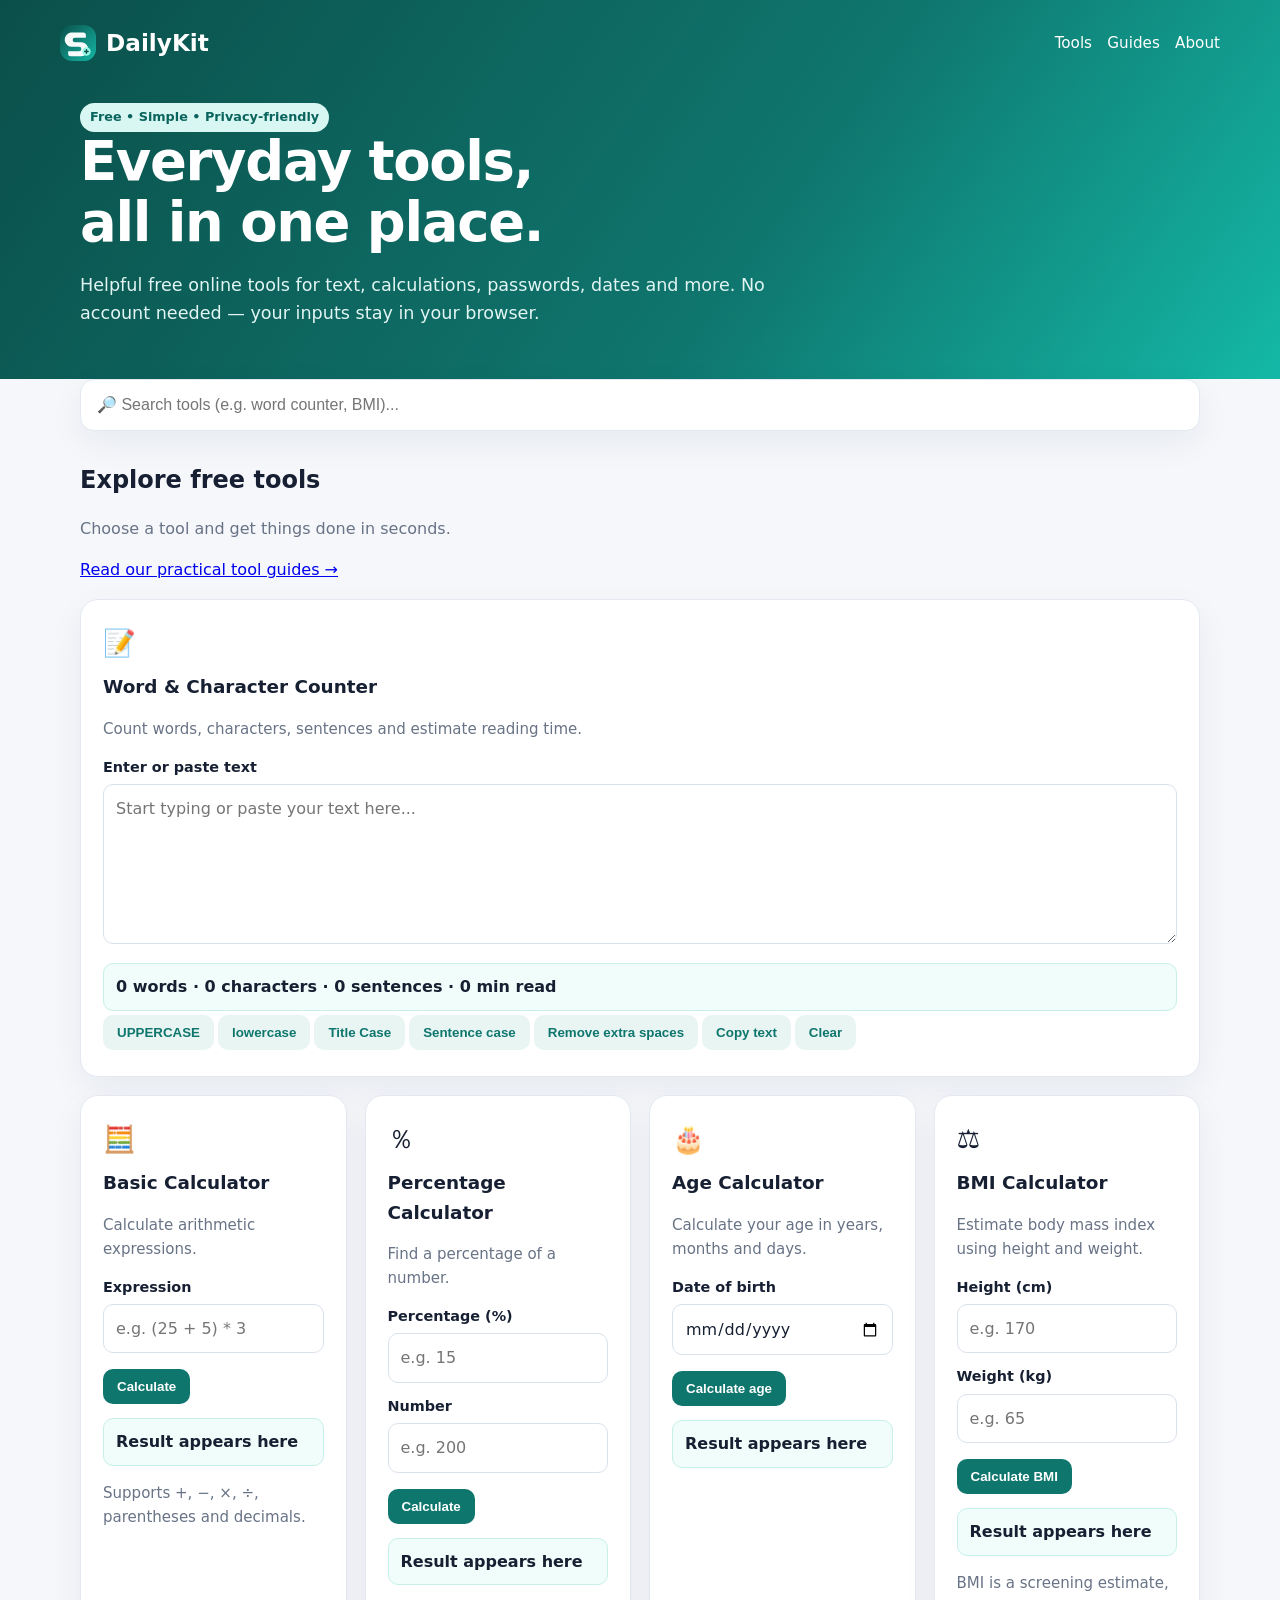
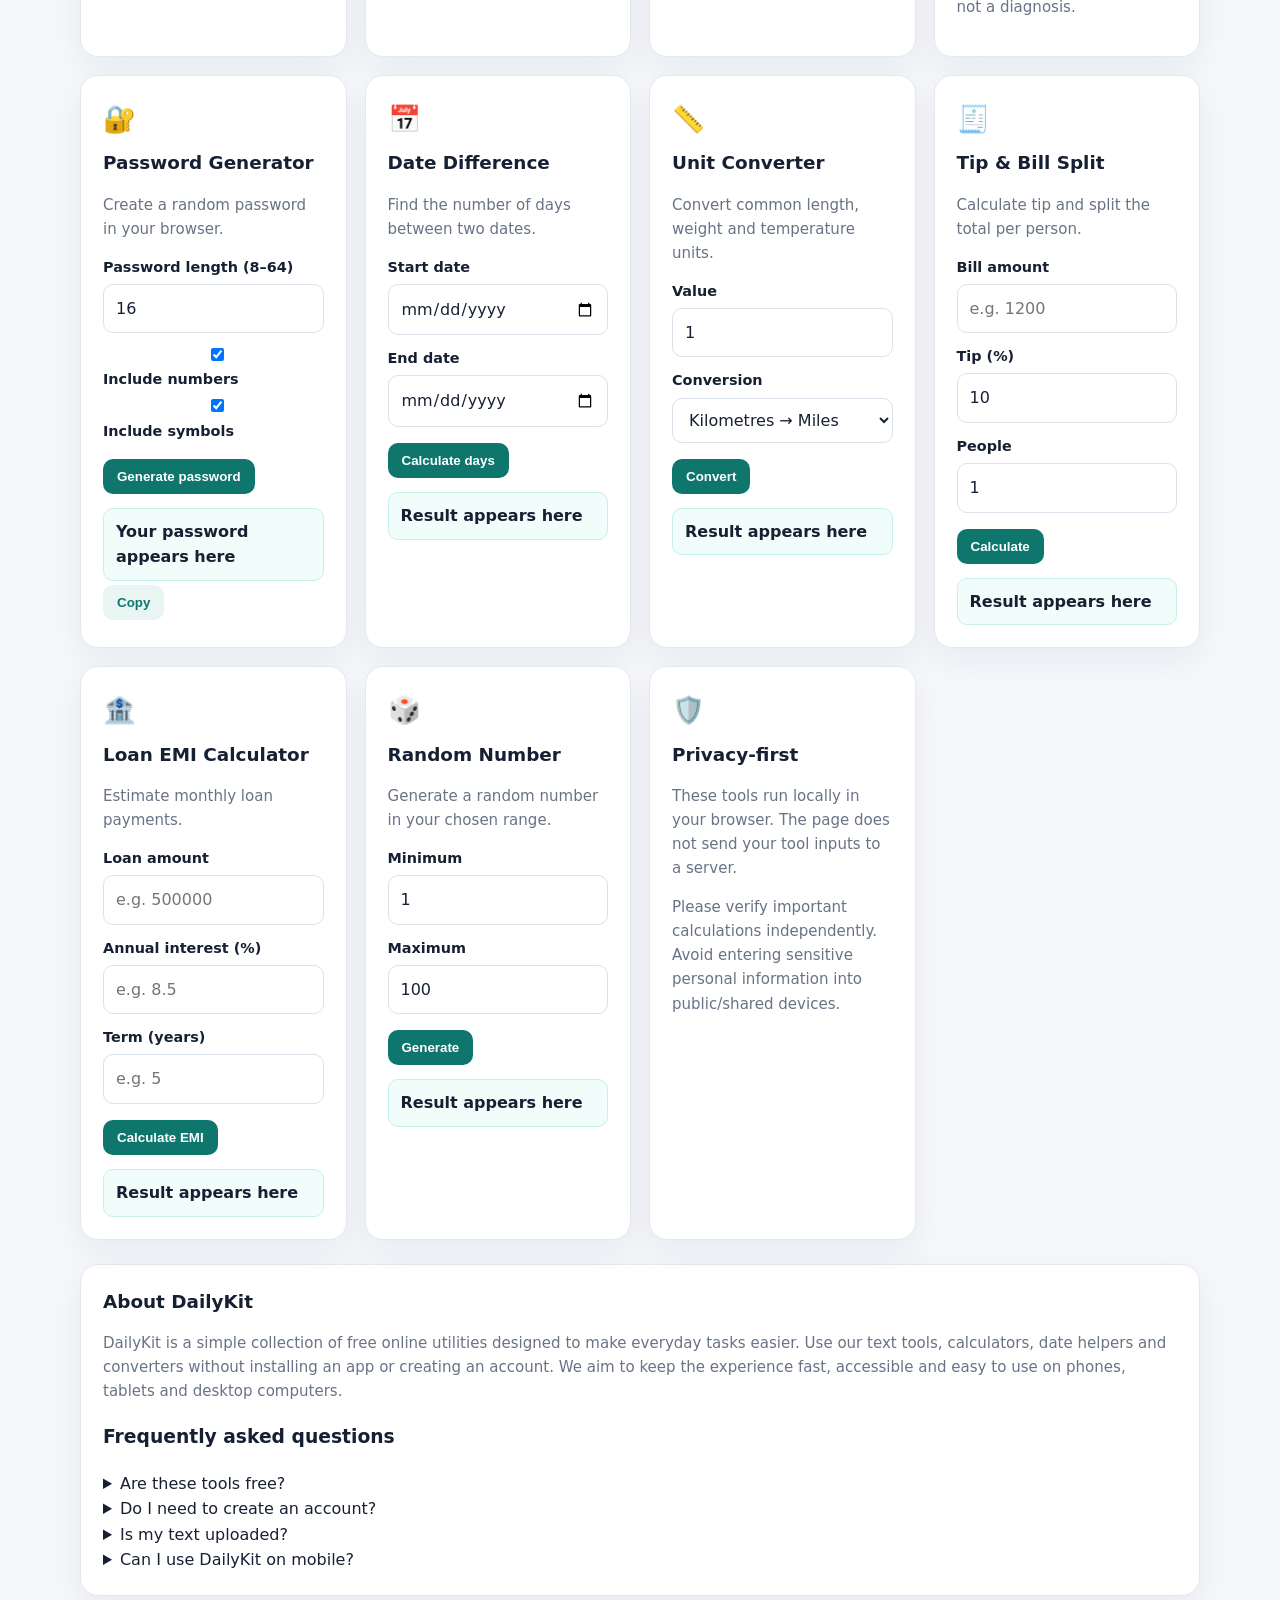
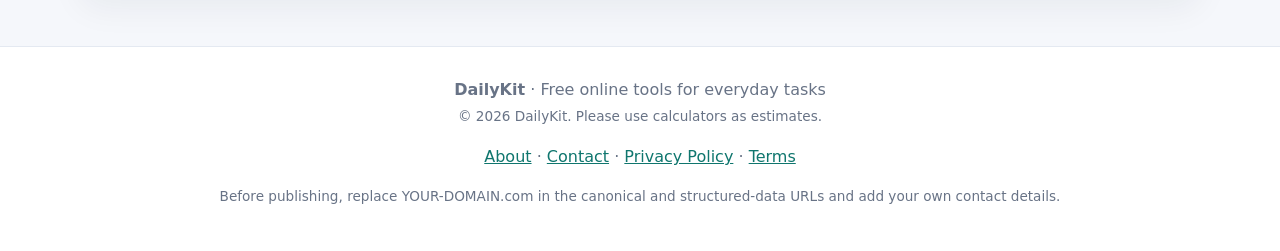
<file: index.html>
<!DOCTYPE html>
<html lang="en">
<head>
<meta charset="UTF-8">
<meta name="viewport" content="width=device-width, initial-scale=1">
<title>DailyKit — Free Online Tools for Everyday Tasks</title>
<meta name="description" content="Use free online tools for everyday tasks: text utilities, calculators, age calculator, BMI calculator, password generator, date calculator and unit conversion. Fast, private and easy.">
<meta name="keywords" content="free online tools, daily tools, text counter, word counter, age calculator, BMI calculator, password generator, percentage calculator, unit converter, date calculator">
<meta name="robots" content="index, follow">
<meta name="theme-color" content="#0f766e">
<link rel="canonical" href="https://YOUR-DOMAIN.com/">
<meta property="og:type" content="website"><meta property="og:title" content="DailyKit — Free Online Tools">
<meta property="og:description" content="Simple, fast and free online tools for daily tasks."><meta property="og:url" content="https://YOUR-DOMAIN.com/">
<meta property="og:site_name" content="DailyKit">
<script type="application/ld+json">
{"@context":"https://schema.org","@type":"WebSite","name":"DailyKit","url":"https://YOUR-DOMAIN.com/","description":"Free online tools for everyday tasks"}
</script>
<style>
:root{--bg:#f5f7fb;--card:#fff;--ink:#172033;--muted:#687386;--brand:#0f766e;--brand2:#14b8a6;--line:#e4e9f1;--shadow:0 12px 34px rgba(23,32,51,.06)}
*{box-sizing:border-box}body{margin:0;font-family:Inter,system-ui,-apple-system,Segoe UI,Roboto,Arial,sans-serif;color:var(--ink);background:var(--bg);line-height:1.6}header{background:linear-gradient(125deg,#0b4f4a,#0f766e 60%,#14b8a6);color:white;padding:24px max(20px,calc((100% - 1160px)/2))}nav{display:flex;align-items:center;justify-content:space-between;gap:16px}.logo{font-weight:900;font-size:1.45rem;display:flex;gap:10px;align-items:center}.logo-mark{width:36px;height:36px;border-radius:12px;background:white;color:var(--brand);display:grid;place-items:center;font-weight:900}nav a{color:white;text-decoration:none;font-size:.95rem}.hero{max-width:1160px;margin:42px auto 28px;padding:0 20px}.hero h1{font-size:clamp(2rem,5vw,3.4rem);line-height:1.12;margin:0 0 14px;letter-spacing:-1.3px}.hero p{max-width:720px;color:#e1f5f3;font-size:1.1rem}.search{max-width:1160px;padding:0 20px;margin:0 auto 26px}.search input{width:100%;padding:16px;border:1px solid var(--line);border-radius:14px;font-size:1rem;background:white;box-shadow:var(--shadow)}main{max-width:1160px;margin:auto;padding:0 20px 50px}.grid{display:grid;grid-template-columns:repeat(auto-fit,minmax(250px,1fr));gap:18px}.tool{background:var(--card);border:1px solid var(--line);border-radius:18px;padding:22px;box-shadow:var(--shadow);scroll-margin-top:20px}.tool h2{font-size:1.15rem;margin:0 0 8px}.tool p,.muted{color:var(--muted);font-size:.94rem}.tool .icon{font-size:1.65rem;margin-bottom:8px}.field{margin:12px 0}.field label{display:block;font-weight:650;font-size:.9rem;margin-bottom:5px}.field input,.field textarea,.field select{width:100%;padding:11px 12px;border:1px solid #d9e1eb;border-radius:10px;font:inherit;background:#fff;color:var(--ink)}textarea{min-height:130px;resize:vertical}.btn{border:0;background:var(--brand);color:#fff;padding:10px 14px;border-radius:10px;font-weight:700;cursor:pointer;margin:4px 4px 4px 0}.btn:hover{background:#115e59}.btn.alt{background:#e8f5f3;color:#0f766e}.result{background:#f0fdfa;border:1px solid #c6f0e8;border-radius:10px;padding:10px 12px;margin-top:10px;overflow-wrap:anywhere;font-weight:650;min-height:40px}.tool-wide{grid-column:1/-1}.tool-wide textarea{min-height:160px}.section-title{margin:30px 0 15px}.section-title h2{margin:0}.section-title p{color:var(--muted)}footer{border-top:1px solid var(--line);background:white;padding:30px 20px;text-align:center;color:var(--muted)}footer a{color:var(--brand)}.hide{display:none!important}.small{font-size:.85rem}.badge{display:inline-block;background:#d9f7f2;color:#08645c;padding:4px 10px;border-radius:99px;font-size:.8rem;font-weight:700}
@media(max-width:650px){header{padding:18px 20px}.hero{margin-top:30px}.tool{padding:18px}.hero h1{letter-spacing:-.5px}}
</style>
</head>
<body>
<header><nav><div class="logo"><img src="logo.svg" alt="DailyKit logo" width="36" height="36" style="border-radius:12px"> DailyKit</div><div><a href="#tools">Tools</a> &nbsp; <a href="guides.html">Guides</a> &nbsp; <a href="about.html">About</a></div></nav>
<div class="hero"><span class="badge">Free • Simple • Privacy-friendly</span><h1>Everyday tools,<br>all in one place.</h1><p>Helpful free online tools for text, calculations, passwords, dates and more. No account needed — your inputs stay in your browser.</p></div></header>
<div class="search"><input id="search" type="search" placeholder="🔎 Search tools (e.g. word counter, BMI)..." aria-label="Search tools"></div>
<main id="tools">
<div class="section-title"><h2>Explore free tools</h2><p>Choose a tool and get things done in seconds.</p><p><a href="guides.html">Read our practical tool guides →</a></p></div>
<div class="grid" id="toolgrid">
<section class="tool tool-wide" data-name="word counter text analyzer character counter"><div class="icon">📝</div><h2>Word & Character Counter</h2><p>Count words, characters, sentences and estimate reading time.</p><div class="field"><label for="textcount">Enter or paste text</label><textarea id="textcount" placeholder="Start typing or paste your text here..."></textarea></div><div class="result" id="textstats">0 words · 0 characters · 0 sentences · 0 min read</div><button class="btn alt" onclick="transformText('upper')">UPPERCASE</button><button class="btn alt" onclick="transformText('lower')">lowercase</button><button class="btn alt" onclick="transformText('title')">Title Case</button><button class="btn alt" onclick="transformText('sentence')">Sentence case</button><button class="btn alt" onclick="transformText('trim')">Remove extra spaces</button><button class="btn alt" onclick="copyText('textcount')">Copy text</button><button class="btn alt" onclick="clearText()">Clear</button></section>
<section class="tool" data-name="calculator basic calculator"><div class="icon">🧮</div><h2>Basic Calculator</h2><p>Calculate arithmetic expressions.</p><div class="field"><label>Expression</label><input id="calc" placeholder="e.g. (25 + 5) * 3" inputmode="decimal"></div><button class="btn" onclick="calculate()">Calculate</button><div class="result" id="calcresult">Result appears here</div><p class="small">Supports +, −, ×, ÷, parentheses and decimals.</p></section>
<section class="tool" data-name="percentage calculator percent"><div class="icon">％</div><h2>Percentage Calculator</h2><p>Find a percentage of a number.</p><div class="field"><label>Percentage (%)</label><input type="number" id="pct" placeholder="e.g. 15"></div><div class="field"><label>Number</label><input type="number" id="pctnum" placeholder="e.g. 200"></div><button class="btn" onclick="percent()">Calculate</button><div class="result" id="pctresult">Result appears here</div></section>
<section class="tool" data-name="age calculator birthday date"><div class="icon">🎂</div><h2>Age Calculator</h2><p>Calculate your age in years, months and days.</p><div class="field"><label>Date of birth</label><input type="date" id="dob"></div><button class="btn" onclick="ageCalc()">Calculate age</button><div class="result" id="ageresult">Result appears here</div></section>
<section class="tool" data-name="BMI calculator body mass index health"><div class="icon">⚖️</div><h2>BMI Calculator</h2><p>Estimate body mass index using height and weight.</p><div class="field"><label>Height (cm)</label><input type="number" id="height" placeholder="e.g. 170"></div><div class="field"><label>Weight (kg)</label><input type="number" id="weight" placeholder="e.g. 65"></div><button class="btn" onclick="bmiCalc()">Calculate BMI</button><div class="result" id="bmiresult">Result appears here</div><p class="small">BMI is a screening estimate, not a diagnosis.</p></section>
<section class="tool" data-name="password generator secure password"><div class="icon">🔐</div><h2>Password Generator</h2><p>Create a random password in your browser.</p><div class="field"><label>Password length (8–64)</label><input type="number" id="passlen" min="8" max="64" value="16"></div><div class="field"><label><input type="checkbox" id="passnum" checked> Include numbers</label><label><input type="checkbox" id="passsym" checked> Include symbols</label></div><button class="btn" onclick="passwordGen()">Generate password</button><div class="result" id="passresult">Your password appears here</div><button class="btn alt" onclick="copyResult('passresult')">Copy</button></section>
<section class="tool" data-name="date difference calculator days between dates"><div class="icon">📅</div><h2>Date Difference</h2><p>Find the number of days between two dates.</p><div class="field"><label>Start date</label><input type="date" id="date1"></div><div class="field"><label>End date</label><input type="date" id="date2"></div><button class="btn" onclick="dateDiff()">Calculate days</button><div class="result" id="dateresult">Result appears here</div></section>
<section class="tool" data-name="unit converter length weight temperature"><div class="icon">📏</div><h2>Unit Converter</h2><p>Convert common length, weight and temperature units.</p><div class="field"><label>Value</label><input type="number" id="unitval" value="1"></div><div class="field"><label>Conversion</label><select id="unitmode"><option value="kmmi">Kilometres → Miles</option><option value="mikm">Miles → Kilometres</option><option value="kgp">Kilograms → Pounds</option><option value="pkg">Pounds → Kilograms</option><option value="cmft">Centimetres → Feet</option><option value="ftcm">Feet → Centimetres</option><option value="cf">°C → °F</option><option value="fc">°F → °C</option></select></div><button class="btn" onclick="convertUnit()">Convert</button><div class="result" id="unitresult">Result appears here</div></section>
<section class="tool" data-name="tip calculator bill tip split"><div class="icon">🧾</div><h2>Tip & Bill Split</h2><p>Calculate tip and split the total per person.</p><div class="field"><label>Bill amount</label><input type="number" id="bill" placeholder="e.g. 1200"></div><div class="field"><label>Tip (%)</label><input type="number" id="tip" value="10"></div><div class="field"><label>People</label><input type="number" id="people" value="1" min="1"></div><button class="btn" onclick="tipCalc()">Calculate</button><div class="result" id="tipresult">Result appears here</div></section>
<section class="tool" data-name="loan EMI calculator monthly installment"><div class="icon">🏦</div><h2>Loan EMI Calculator</h2><p>Estimate monthly loan payments.</p><div class="field"><label>Loan amount</label><input type="number" id="loan" placeholder="e.g. 500000"></div><div class="field"><label>Annual interest (%)</label><input type="number" id="interest" placeholder="e.g. 8.5"></div><div class="field"><label>Term (years)</label><input type="number" id="term" placeholder="e.g. 5"></div><button class="btn" onclick="emiCalc()">Calculate EMI</button><div class="result" id="emiresult">Result appears here</div></section>
<section class="tool" data-name="random number generator"><div class="icon">🎲</div><h2>Random Number</h2><p>Generate a random number in your chosen range.</p><div class="field"><label>Minimum</label><input type="number" id="minrand" value="1"></div><div class="field"><label>Maximum</label><input type="number" id="maxrand" value="100"></div><button class="btn" onclick="randomNum()">Generate</button><div class="result" id="randresult">Result appears here</div></section>
<section class="tool" data-name="privacy about contact"><div class="icon">🛡️</div><h2>Privacy-first</h2><p>These tools run locally in your browser. The page does not send your tool inputs to a server.</p><p class="small">Please verify important calculations independently. Avoid entering sensitive personal information into public/shared devices.</p></section>
</div>
<section id="about" class="tool tool-wide" style="margin-top:24px"><h2>About DailyKit</h2><p>DailyKit is a simple collection of free online utilities designed to make everyday tasks easier. Use our text tools, calculators, date helpers and converters without installing an app or creating an account. We aim to keep the experience fast, accessible and easy to use on phones, tablets and desktop computers.</p><h3>Frequently asked questions</h3><details><summary>Are these tools free?</summary><p>Yes. All tools on this page are free to use.</p></details><details><summary>Do I need to create an account?</summary><p>No account or registration is required.</p></details><details><summary>Is my text uploaded?</summary><p>Text counter operations are performed locally in your browser. The page does not upload text to a server.</p></details><details><summary>Can I use DailyKit on mobile?</summary><p>Yes. The page layout adapts to mobile and desktop screens.</p></details></section>
</main>
<footer><strong>DailyKit</strong> · Free online tools for everyday tasks<br><span class="small">© <span id="year"></span> DailyKit. Please use calculators as estimates.</span><p><a href="about.html">About</a> · <a href="contact.html">Contact</a> · <a href="privacy.html">Privacy Policy</a> · <a href="terms.html">Terms</a></p><p class="small">Before publishing, replace YOUR-DOMAIN.com in the canonical and structured-data URLs and add your own contact details.</p></footer>
<script>
const $=id=>document.getElementById(id);
$('year').textContent=new Date().getFullYear();
$('textcount').addEventListener('input',()=>{let t=$('textcount').value,words=t.trim()?t.trim().split(/\s+/).length:0,sentences=t.trim()?t.trim().split(/[.!?]+/).filter(x=>x.trim()).length:0; $('textstats').textContent=`${words} words · ${t.length} characters · ${sentences} sentences · ${words?Math.max(1,Math.ceil(words/200)):0} min read`;});
function transformText(mode){let t=$('textcount').value;if(mode==='upper')t=t.toUpperCase();if(mode==='lower')t=t.toLowerCase();if(mode==='title')t=t.toLowerCase().replace(/\b\w/g,c=>c.toUpperCase());if(mode==='sentence')t=t.toLowerCase().replace(/(^\s*\w|[.!?]\s+\w)/g,c=>c.toUpperCase());if(mode==='trim')t=t.trim().replace(/\s+/g,' ');$('textcount').value=t;$('textcount').dispatchEvent(new Event('input'));}
function clearText(){$('textcount').value='';$('textcount').dispatchEvent(new Event('input'));}
function copyText(id){$(id).select();document.execCommand('copy');}
function copyResult(id){let el=$(id),t=el.innerText;navigator.clipboard?.writeText(t).then(()=>{el.innerText='Copied!';setTimeout(()=>el.innerText=t,1200)});}
function calculate(){let s=$('calc').value;if(!/^[0-9+\-*/().\s%]+$/.test(s)){ $('calcresult').textContent='Please enter a valid arithmetic expression.';return;}try{let v=Function('"use strict";return ('+s.replace(/%/g,'/100')+')')();$('calcresult').textContent=Number.isFinite(v)?'Result: '+v:'Invalid calculation';}catch(e){$('calcresult').textContent='Invalid expression';}}
function percent(){let p=+$('pct').value,n=+$('pctnum').value;if(!isFinite(p)||!isFinite(n))return $('pctresult').textContent='Enter both numbers';$('pctresult').textContent=`${p}% of ${n} = ${(p*n/100).toLocaleString()}`;}
function ageCalc(){let d=$('dob').value;if(!d)return $('ageresult').textContent='Select your date of birth';let b=new Date(d+'T00:00:00'),n=new Date();if(b>n)return $('ageresult').textContent='Birth date cannot be in the future';let y=n.getFullYear()-b.getFullYear(),m=n.getMonth()-b.getMonth(),days=n.getDate()-b.getDate();if(days<0){m--;days+=new Date(n.getFullYear(),n.getMonth(),0).getDate()}if(m<0){y--;m+=12}$('ageresult').textContent=`You are ${y} years, ${m} months and ${days} days old.`;}
function bmiCalc(){let h=+$('height').value/100,w=+$('weight').value;if(h<=0||w<=0)return $('bmiresult').textContent='Enter valid height and weight';let b=w/(h*h);let label=b<18.5?'Below typical adult range':b<25?'Typical adult range':b<30?'Above typical adult range':'High adult BMI range';$('bmiresult').textContent=`BMI: ${b.toFixed(1)} · ${label}`;}
function passwordGen(){let len=Math.min(64,Math.max(8,parseInt($('passlen').value)||16)),chars='ABCDEFGHIJKLMNOPQRSTUVWXYZabcdefghijklmnopqrstuvwxyz';if($('passnum').checked)chars+='0123456789';if($('passsym').checked)chars+='!@#$%^&*()-_=+[]{}';let arr=new Uint32Array(len);crypto.getRandomValues(arr);$('passresult').textContent=Array.from(arr,x=>chars[x%chars.length]).join('');}
function dateDiff(){let a=$('date1').value,b=$('date2').value;if(!a||!b)return $('dateresult').textContent='Select both dates';let days=Math.abs(Math.round((new Date(b+'T00:00:00')-new Date(a+'T00:00:00'))/86400000));$('dateresult').textContent=`${days} day${days===1?'':'s'} between the dates.`;}
function convertUnit(){let v=+$('unitval').value,m=$('unitmode').value,f={kmmi:v*.621371,mikm:v*1.609344,kgp:v*2.20462,pkg:v*.453592,cmft:v/30.48,ftcm:v*30.48,cf:v*9/5+32,fc:(v-32)*5/9};let names={kmmi:'miles',mikm:'kilometres',kgp:'pounds',pkg:'kilograms',cmft:'feet',ftcm:'centimetres',cf:'°F',fc:'°C'};$('unitresult').textContent=`${f[m].toLocaleString(undefined,{maximumFractionDigits:5})} ${names[m]}`;}
function tipCalc(){let b=+$('bill').value,t=+$('tip').value,p=+$('people').value;if(b<0||p<1)return $('tipresult').textContent='Enter valid values';let tip=b*t/100,total=b+tip;$('tipresult').textContent=`Tip: ${tip.toFixed(2)} · Total: ${total.toFixed(2)} · Per person: ${(total/p).toFixed(2)}`;}
function emiCalc(){let p=+$('loan').value,r=+$('interest').value/1200,n=+$('term').value*12;if(p<=0||n<=0||r<0)return $('emiresult').textContent='Enter valid loan details';let emi=r===0?p/n:p*r*Math.pow(1+r,n)/(Math.pow(1+r,n)-1);$('emiresult').textContent=`Monthly EMI: ${emi.toLocaleString(undefined,{maximumFractionDigits:2})} · Total repayment: ${(emi*n).toLocaleString(undefined,{maximumFractionDigits:2})}`;}
function randomNum(){let a=Math.ceil(+$('minrand').value),b=Math.floor(+$('maxrand').value);if(a>b)return $('randresult').textContent='Minimum must not exceed maximum';$('randresult').textContent=crypto.getRandomValues(new Uint32Array(1))[0]%(b-a+1)+a;}
$('search').addEventListener('input',e=>{let q=e.target.value.toLowerCase();document.querySelectorAll('.tool[data-name]').forEach(el=>el.classList.toggle('hide',!el.dataset.name.toLowerCase().includes(q)&&!el.innerText.toLowerCase().includes(q)));});
</script>
</body></html>
</file>
